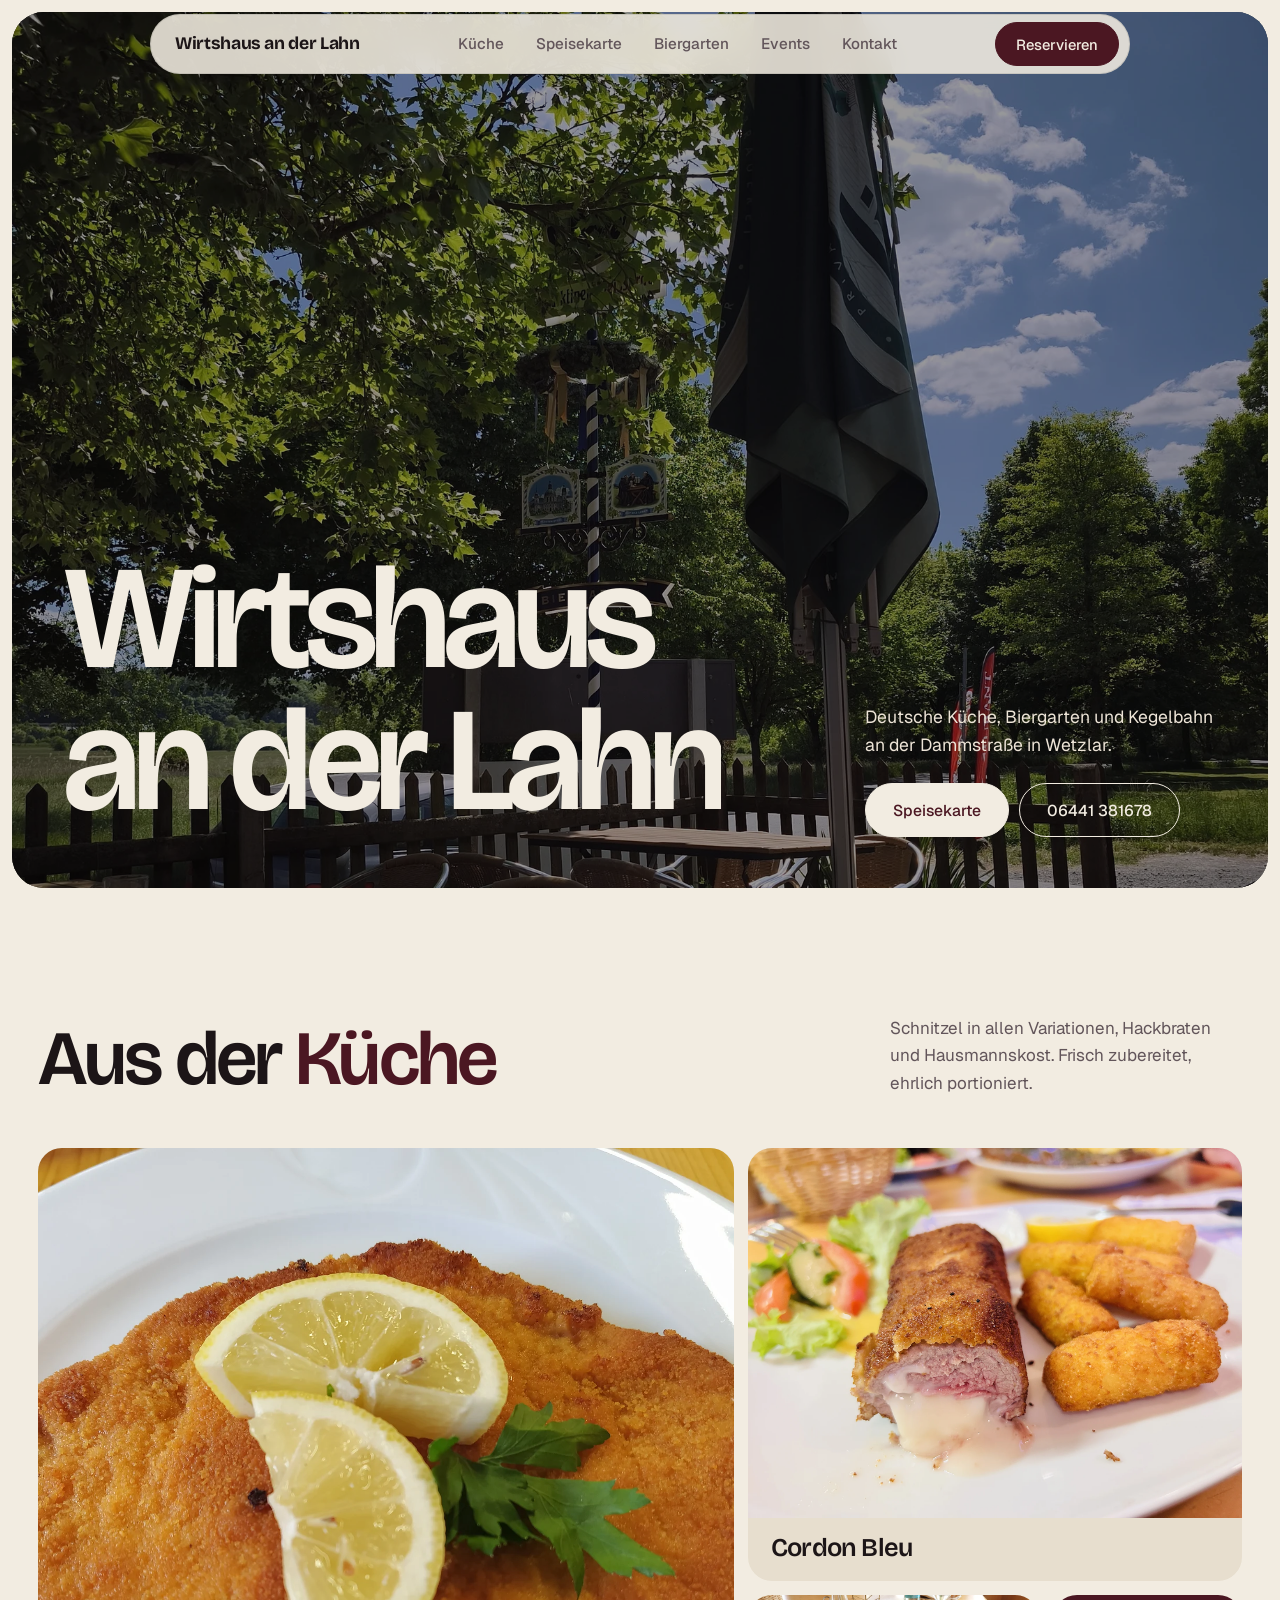
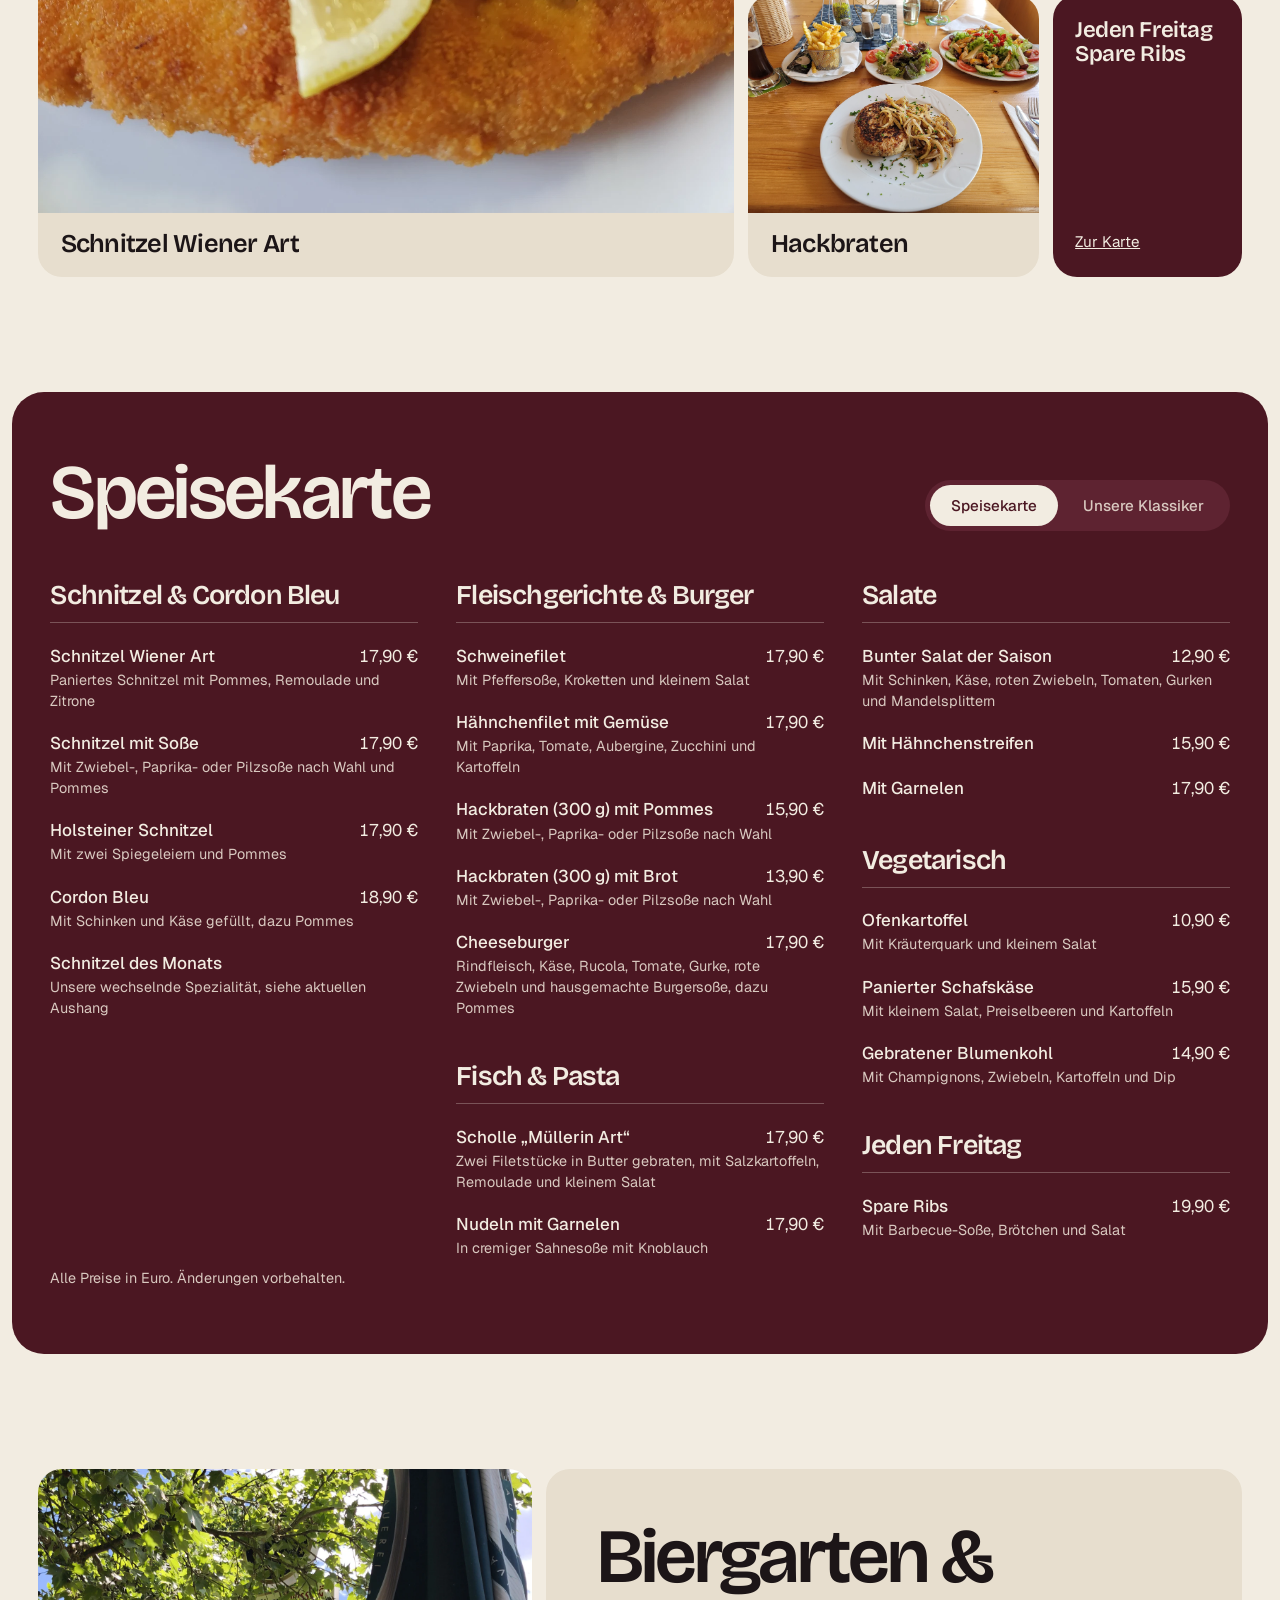
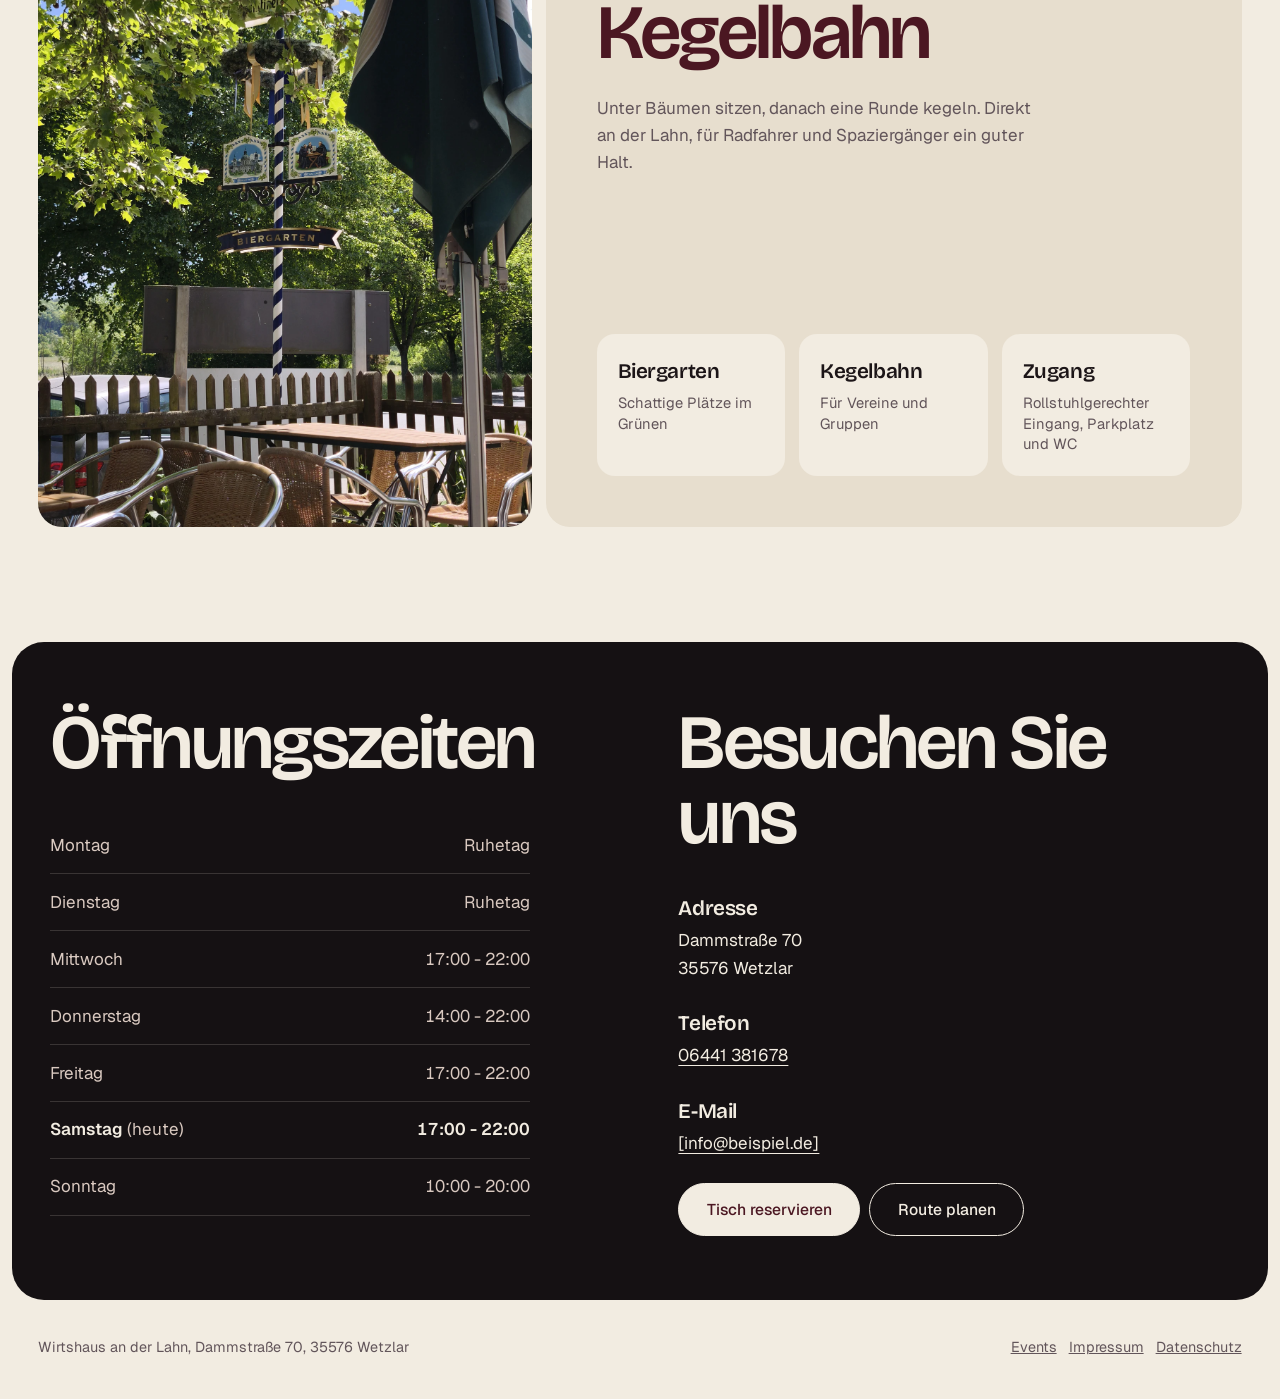
<file: index.html>
<!DOCTYPE html>
<html lang="de">
<head>
<meta charset="utf-8">
<meta name="viewport" content="width=device-width, initial-scale=1">
<title>Wirtshaus an der Lahn | Wetzlar</title>
<meta name="description" content="Wirtshaus an der Lahn in Wetzlar: deutsche Küche, Schnitzel, Biergarten und Kegelbahn an der Dammstraße 70.">
<meta name="robots" content="noindex">
<link rel="preconnect" href="https://fonts.googleapis.com">
<link rel="preconnect" href="https://fonts.gstatic.com" crossorigin>
<link href="https://fonts.googleapis.com/css2?family=Bricolage+Grotesque:opsz,wght@12..96,500;12..96,600;12..96,700&family=Geist:wght@400;500;600&display=swap" rel="stylesheet">
<link rel="stylesheet" href="style.css">
<style>/* „Powered by Netlify“-Badge ausblenden; offiziell abschaltbar unter Project configuration > General > Powered by Netlify badge */#nl-badge-frame{display:none!important}</style>
</head>
<body>

<header class="nav">
  <a class="brand" href="#top">Wirtshaus an der Lahn</a>
  <nav aria-label="Hauptnavigation">
    <ul>
      <li><a href="#kueche">Küche</a></li>
      <li><a href="#speisekarte">Speisekarte</a></li>
      <li><a href="#draussen">Biergarten</a></li>
      <li><a href="events.html">Events</a></li>
      <li><a href="#kontakt">Kontakt</a></li>
    </ul>
  </nav>
  <a class="btn" href="tel:+496441381678">Reservieren</a>
</header>

<main id="top">
  <section class="hero hell" style="padding-block:0">
    <img src="images/biergarten-hero.webp" alt="Biergarten des Wirtshauses mit Maibaum, Sonnenschirm und Holztischen unter Bäumen" width="1800" height="2400" fetchpriority="high">
    <div class="scrim"></div>
    <div class="inhalt">
      <h1><span><i>Wirtshaus</i></span><span><i>an der Lahn</i></span></h1>
      <div class="rechts">
        <p>Deutsche Küche, Biergarten und Kegelbahn an der Dammstraße in Wetzlar.</p>
        <div class="cta">
          <a class="btn" href="#speisekarte">Speisekarte</a>
          <a class="btn zwei" href="tel:+496441381678">06441 381678</a>
        </div>
      </div>
    </div>
  </section>

  <section id="kueche">
    <div class="wrap">
      <div class="kopf rv">
        <h2>Aus der <em>Küche</em></h2>
        <p>Schnitzel in allen Variationen, Hackbraten und Hausmannskost. Frisch zubereitet, ehrlich portioniert.</p>
      </div>
      <div class="bento">
        <figure class="kachel b1 rv"><div class="bild"><img src="images/schnitzel-zitrone.webp" alt="Paniertes Schnitzel mit Zitrone und Petersilie" width="1700" height="1275" loading="lazy"></div><h3>Schnitzel Wiener Art</h3></figure>
        <figure class="kachel b2 rv"><div class="bild"><img src="images/cordon-bleu.webp" alt="Cordon Bleu mit Kroketten und Salat" width="1700" height="1275" loading="lazy"></div><h3>Cordon Bleu</h3></figure>
        <figure class="kachel b3 rv"><div class="bild"><img src="images/hackbraten.webp" alt="Hackbraten mit Röstzwiebeln, Pommes und Salat" width="1700" height="1275" loading="lazy"></div><h3>Hackbraten</h3></figure>
        <div class="kachel b4 rv"><p>Jeden Freitag Spare Ribs</p><a href="#speisekarte">Zur Karte</a></div>
      </div>
    </div>
  </section>

  <section id="speisekarte" class="karte-box dunkel">
    <div class="wrap">
      <div class="kopf rv">
        <h2>Speisekarte</h2>
        <div class="tabs" role="tablist" aria-label="Karte wählen">
          <button role="tab" id="t1" aria-controls="p1" aria-selected="true">Speisekarte</button>
          <button role="tab" id="t2" aria-controls="p2" aria-selected="false">Unsere Klassiker</button>
        </div>
      </div>
      <div class="panel" id="p1" role="tabpanel" aria-labelledby="t1">
<div class="grp"><h3>Schnitzel &amp; Cordon Bleu</h3><ul><li><span class="n">Schnitzel Wiener Art</span><span class="p">17,90&nbsp;€</span><small>Paniertes Schnitzel mit Pommes, Remoulade und Zitrone</small></li><li><span class="n">Schnitzel mit Soße</span><span class="p">17,90&nbsp;€</span><small>Mit Zwiebel-, Paprika- oder Pilzsoße nach Wahl und Pommes</small></li><li><span class="n">Holsteiner Schnitzel</span><span class="p">17,90&nbsp;€</span><small>Mit zwei Spiegeleiern und Pommes</small></li><li><span class="n">Cordon Bleu</span><span class="p">18,90&nbsp;€</span><small>Mit Schinken und Käse gefüllt, dazu Pommes</small></li><li><span class="n">Schnitzel des Monats</span><small>Unsere wechselnde Spezialität, siehe aktuellen Aushang</small></li></ul></div>
<div class="grp"><h3>Fleischgerichte &amp; Burger</h3><ul><li><span class="n">Schweinefilet</span><span class="p">17,90&nbsp;€</span><small>Mit Pfeffersoße, Kroketten und kleinem Salat</small></li><li><span class="n">Hähnchenfilet mit Gemüse</span><span class="p">17,90&nbsp;€</span><small>Mit Paprika, Tomate, Aubergine, Zucchini und Kartoffeln</small></li><li><span class="n">Hackbraten (300 g) mit Pommes</span><span class="p">15,90&nbsp;€</span><small>Mit Zwiebel-, Paprika- oder Pilzsoße nach Wahl</small></li><li><span class="n">Hackbraten (300 g) mit Brot</span><span class="p">13,90&nbsp;€</span><small>Mit Zwiebel-, Paprika- oder Pilzsoße nach Wahl</small></li><li><span class="n">Cheeseburger</span><span class="p">17,90&nbsp;€</span><small>Rindfleisch, Käse, Rucola, Tomate, Gurke, rote Zwiebeln und hausgemachte Burgersoße, dazu Pommes</small></li></ul></div>
<div class="grp"><h3>Fisch &amp; Pasta</h3><ul><li><span class="n">Scholle „Müllerin Art“</span><span class="p">17,90&nbsp;€</span><small>Zwei Filetstücke in Butter gebraten, mit Salzkartoffeln, Remoulade und kleinem Salat</small></li><li><span class="n">Nudeln mit Garnelen</span><span class="p">17,90&nbsp;€</span><small>In cremiger Sahnesoße mit Knoblauch</small></li></ul></div>
<div class="grp"><h3>Salate</h3><ul><li><span class="n">Bunter Salat der Saison</span><span class="p">12,90&nbsp;€</span><small>Mit Schinken, Käse, roten Zwiebeln, Tomaten, Gurken und Mandelsplittern</small></li><li><span class="n">Mit Hähnchenstreifen</span><span class="p">15,90&nbsp;€</span></li><li><span class="n">Mit Garnelen</span><span class="p">17,90&nbsp;€</span></li></ul></div>
<div class="grp"><h3>Vegetarisch</h3><ul><li><span class="n">Ofenkartoffel</span><span class="p">10,90&nbsp;€</span><small>Mit Kräuterquark und kleinem Salat</small></li><li><span class="n">Panierter Schafskäse</span><span class="p">15,90&nbsp;€</span><small>Mit kleinem Salat, Preiselbeeren und Kartoffeln</small></li><li><span class="n">Gebratener Blumenkohl</span><span class="p">14,90&nbsp;€</span><small>Mit Champignons, Zwiebeln, Kartoffeln und Dip</small></li></ul></div>
<div class="grp"><h3>Jeden Freitag</h3><ul><li><span class="n">Spare Ribs</span><span class="p">19,90&nbsp;€</span><small>Mit Barbecue-Soße, Brötchen und Salat</small></li></ul></div>
      </div>
      <div class="panel" id="p2" role="tabpanel" aria-labelledby="t2" hidden>
<div class="grp"><h3>Wurstklassiker</h3><ul><li><span class="n">Bratwurst mit Brötchen</span><span class="p">4,90&nbsp;€</span></li><li><span class="n">Rindswurst mit Brötchen</span><span class="p">5,90&nbsp;€</span></li><li><span class="n">Currywurst mit Brötchen</span><span class="p">6,50&nbsp;€</span></li><li><span class="n">Rinds-Currywurst mit Brötchen</span><span class="p">7,50&nbsp;€</span></li><li><span class="n">Currywurst mit Pommes</span><span class="p">8,90&nbsp;€</span></li><li><span class="n">Rinds-Currywurst mit Pommes</span><span class="p">9,90&nbsp;€</span></li></ul></div>
<div class="grp"><h3>Deftiges &amp; Leckeres</h3><ul><li><span class="n">Strammer Max</span><span class="p">8,90&nbsp;€</span><small>Brot mit Creme, Kochschinken und zwei Spiegeleiern</small></li><li><span class="n">Chicken Wings (7 Stück)</span><span class="p">13,90&nbsp;€</span><small>Mit Pommes und Chili-Dip</small></li><li><span class="n">Nierengulasch mit Brötchen</span><span class="p">6,90&nbsp;€</span></li><li><span class="n">Kartoffelpuffer (3 Stück)</span><span class="p">9,90&nbsp;€</span><small>Mit Apfelmus</small></li></ul></div>
<div class="grp"><h3>Suppen &amp; Eintöpfe</h3><ul><li><span class="n">Kleine Portion</span><span class="p">4,00&nbsp;€</span></li><li><span class="n">Große Portion mit Brötchen</span><span class="p">7,50&nbsp;€</span></li></ul></div>
<div class="grp"><h3>Für unsere kleinen Gäste</h3><ul><li><span class="n">Kinderschnitzel</span><span class="p">6,00&nbsp;€</span><small>Mit Pommes</small></li><li><span class="n">Chicken Nuggets (4 Stück)</span><span class="p">6,00&nbsp;€</span><small>Mit Pommes</small></li><li><span class="n">Chicken Wings (3 Stück)</span><span class="p">6,00&nbsp;€</span><small>Mit Pommes</small></li></ul></div>
<div class="grp"><h3>Beilagen</h3><ul><li><span class="n">Portion Pommes</span><span class="p">3,50&nbsp;€</span></li><li><span class="n">Kroketten (6 Stück)</span><span class="p">4,00&nbsp;€</span></li><li><span class="n">Kleiner Beilagensalat</span><span class="p">4,00&nbsp;€</span></li></ul></div>
      </div>
      <p class="hinweis">Alle Preise in Euro. Änderungen vorbehalten.</p>
    </div>
  </section>

  <section id="draussen">
    <div class="wrap">
      <div class="draussen-grid">
        <div class="d-bild rv"><img src="images/biergarten-maibaum.webp" alt="Maibaum im Biergarten unter grünen Bäumen" width="1400" height="1867" loading="lazy"></div>
        <div class="d-text rv">
          <div>
            <h2>Biergarten &amp; <em>Kegelbahn</em></h2>
            <p>Unter Bäumen sitzen, danach eine Runde kegeln. Direkt an der Lahn, für Radfahrer und Spaziergänger ein guter Halt.</p>
          </div>
          <div class="fakten">
            <div><b>Biergarten</b><span>Schattige Plätze im Grünen</span></div>
            <div><b>Kegelbahn</b><span>Für Vereine und Gruppen</span></div>
            <div><b>Zugang</b><span>Rollstuhlgerechter Eingang, Parkplatz und WC</span></div>
          </div>
        </div>
      </div>
    </div>
  </section>

  <section id="kontakt" class="kontakt-box dunkel">
    <div class="wrap kontakt-grid">
      <div class="rv">
        <h2>Öffnungs&shy;zeiten</h2>
        <table class="zeiten" id="zeiten">
          <tr data-day="1"><td>Montag</td><td>Ruhetag</td></tr>
          <tr data-day="2"><td>Dienstag</td><td>Ruhetag</td></tr>
          <tr data-day="3"><td>Mittwoch</td><td>17:00 - 22:00</td></tr>
          <tr data-day="4"><td>Donnerstag</td><td>14:00 - 22:00</td></tr>
          <tr data-day="5"><td>Freitag</td><td>17:00 - 22:00</td></tr>
          <tr data-day="6"><td>Samstag</td><td>17:00 - 22:00</td></tr>
          <tr data-day="0"><td>Sonntag</td><td>10:00 - 20:00</td></tr>
        </table>
      </div>
      <div class="rv">
        <h2>Besuchen Sie uns</h2>
        <address class="adresse">
          <div><b>Adresse</b>Dammstraße 70<br>35576 Wetzlar</div>
          <div><b>Telefon</b><a href="tel:+496441381678">06441 381678</a></div>
          <div><b>E-Mail</b><a href="mailto:[info@beispiel.de]">[info@beispiel.de]</a></div>
          <div class="cta">
            <a class="btn" href="tel:+496441381678">Tisch reservieren</a>
            <a class="btn zwei" href="https://www.google.com/maps/search/?api=1&query=Wirtshaus+an+der+Lahn+Dammstra%C3%9Fe+70+35576+Wetzlar" target="_blank" rel="noopener">Route planen</a>
          </div>
        </address>
      </div>
    </div>
  </section>
</main>

<footer>
  <div class="wrap">
    <span>Wirtshaus an der Lahn, Dammstraße 70, 35576 Wetzlar</span>
    <span><a href="events.html">Events</a> &nbsp; <a href="#impressum">Impressum</a> &nbsp; <a href="#datenschutz">Datenschutz</a></span>
  </div>
</footer>

<div class="legal" id="impressum">
  <a class="btn zu" href="#top">Schließen</a>
  <article>
    <h2>Impressum</h2>
    <p class="todo">Platzhalter. Angaben vom Betreiber einsetzen.</p>
    <p>Wirtshaus an der Lahn<br>[Inhaber / Betreiber]<br>Dammstraße 70<br>35576 Wetzlar</p>
    <p>Telefon: 06441 381678<br>E-Mail: [E-Mail]</p>
    <p>Umsatzsteuer-ID: [USt-IdNr.]</p>
  </article>
</div>
<div class="legal" id="datenschutz">
  <a class="btn zu" href="#top">Schließen</a>
  <article>
    <h2>Datenschutz</h2>
    <p class="todo">Platzhalter. Vor Veröffentlichung rechtlich prüfen lassen.</p>
    <p>Diese Seite setzt keine Cookies, bindet keine Karten oder Social-Media-Inhalte ein und nutzt keine Analyse-Werkzeuge. Schriften werden von Google Fonts geladen, dabei wird Ihre IP-Adresse an Google übertragen.</p>
    <p>Verantwortlich: [Inhaber / Betreiber], Dammstraße 70, 35576 Wetzlar.</p>
  </article>
</div>

<script>
(function(){
  var day=new Date().getDay();
  document.querySelectorAll('#zeiten tr').forEach(function(r){
    if(+r.dataset.day===day)r.classList.add('heute');
  });
  var tabs=document.querySelectorAll('.tabs button');
  tabs.forEach(function(t){
    t.addEventListener('click',function(){
      tabs.forEach(function(o){
        var on=o===t;
        o.setAttribute('aria-selected',on);
        document.getElementById(o.getAttribute('aria-controls')).hidden=!on;
      });
    });
  });
  var io=new IntersectionObserver(function(es){
    es.forEach(function(e){if(e.isIntersecting){e.target.classList.add('an');io.unobserve(e.target);}});
  },{threshold:.12});
  document.querySelectorAll('.rv').forEach(function(el){io.observe(el);});
})();
</script>
</body>
</html>
</file>
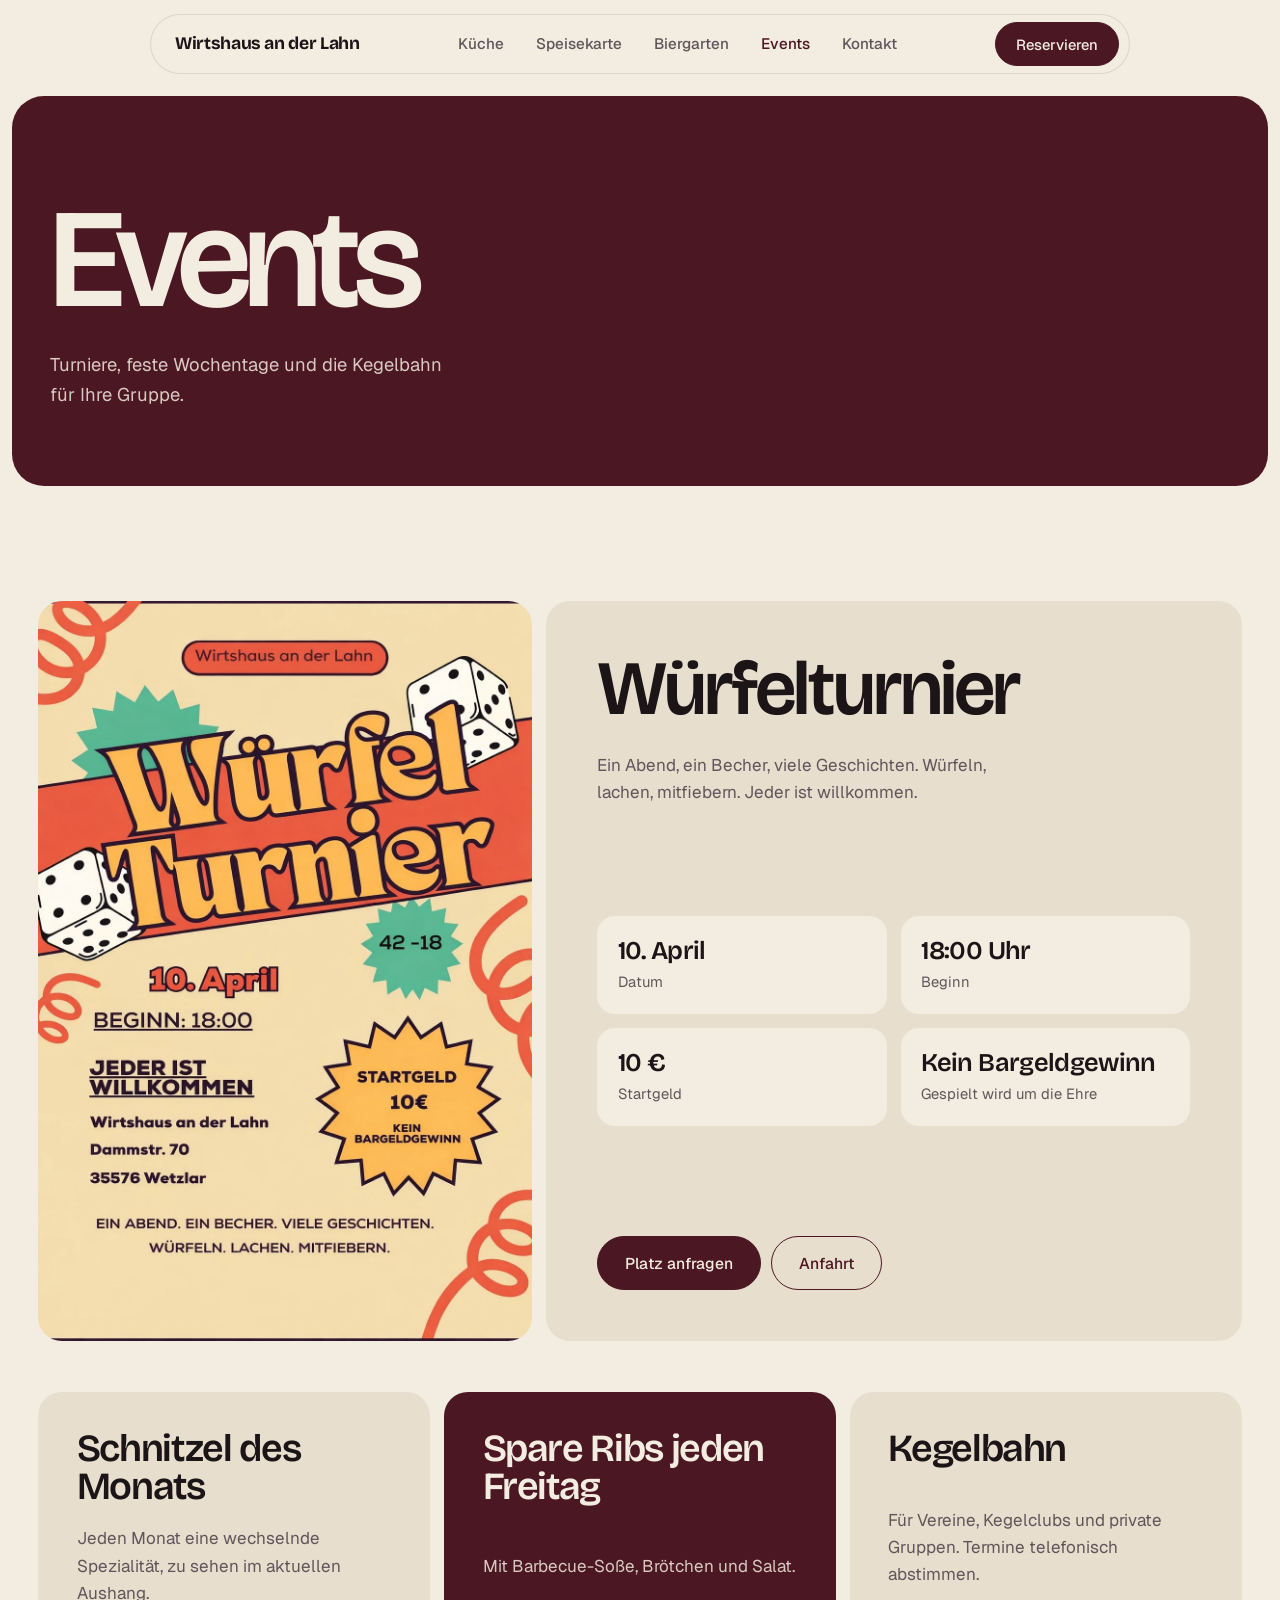
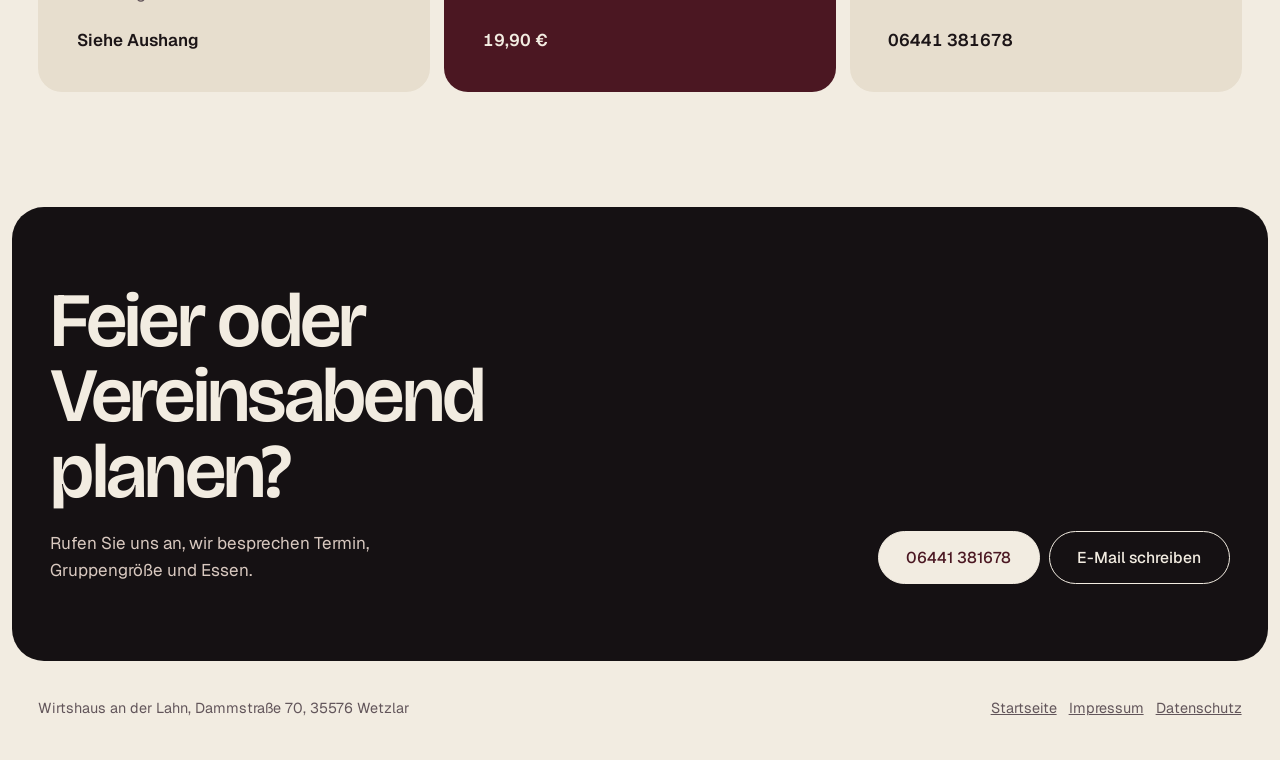
<file: events.html>
<!DOCTYPE html>
<html lang="de">
<head>
<meta charset="utf-8">
<meta name="viewport" content="width=device-width, initial-scale=1">
<title>Events | Wirtshaus an der Lahn</title>
<meta name="description" content="Veranstaltungen im Wirtshaus an der Lahn in Wetzlar: Würfelturnier, Spare Ribs am Freitag und Kegelbahn für Gruppen.">
<meta name="robots" content="noindex">
<link rel="preconnect" href="https://fonts.googleapis.com">
<link rel="preconnect" href="https://fonts.gstatic.com" crossorigin>
<link href="https://fonts.googleapis.com/css2?family=Bricolage+Grotesque:opsz,wght@12..96,500;12..96,600;12..96,700&family=Geist:wght@400;500;600&display=swap" rel="stylesheet">
<link rel="stylesheet" href="style.css">
<style>
.nav ul a[aria-current="page"]{color:var(--bordeaux)}
.titel-box{background:var(--bordeaux);color:var(--creme);border-radius:32px;margin:96px 12px 0;padding:clamp(3rem,8vw,7rem) 0 clamp(2.5rem,6vw,5rem)}
.titel-box h1{font-size:clamp(3.6rem,11vw,10rem);letter-spacing:-.05em;line-height:.88}
.titel-box p{margin-top:1.75rem;max-width:34ch;font-size:1.15rem;color:var(--auf-dunkel)}
.event-grid{display:grid;grid-template-columns:repeat(12,1fr);gap:14px}
.flyer{grid-column:1/6;border-radius:var(--r);overflow:hidden;background:var(--creme-2)}
.flyer img{width:100%;height:auto}
.event-text{grid-column:6/13;background:var(--creme-2);border-radius:var(--r);padding:clamp(2rem,4vw,4rem);display:flex;flex-direction:column;justify-content:space-between;gap:2.5rem}
.event-text p{max-width:40ch;color:var(--gedaempft);margin-top:1.5rem}
.daten{display:grid;grid-template-columns:repeat(2,1fr);gap:14px}
.daten div{background:var(--creme);border-radius:18px;padding:1.3rem}
.daten b{display:block;font-family:'Bricolage Grotesque',sans-serif;font-size:1.6rem;font-weight:600;letter-spacing:-.025em;line-height:1.1}
.daten span{display:block;margin-top:.3rem;font-size:.92rem;color:var(--gedaempft)}
.event-text .cta{display:flex;flex-wrap:wrap;gap:.6rem}
.reihe{display:grid;grid-template-columns:repeat(3,1fr);gap:14px;margin-top:clamp(2rem,4vw,3.5rem)}
.reihe article{background:var(--creme-2);border-radius:var(--r);padding:clamp(1.5rem,3vw,2.5rem);display:flex;flex-direction:column;gap:1rem;min-height:300px;justify-content:space-between}
.reihe article:nth-child(2){background:var(--bordeaux);color:var(--creme)}
.reihe h3{font-size:clamp(1.8rem,3vw,2.6rem)}
.reihe p{color:var(--gedaempft);max-width:30ch}
.reihe article:nth-child(2) p{color:var(--auf-dunkel)}
.reihe .tag{font-weight:600;font-variant-numeric:tabular-nums}
.anfrage{background:var(--schwarz);color:var(--creme);border-radius:32px;margin:0 12px 12px;padding:clamp(2.5rem,6vw,5.5rem) 0}
.anfrage .wrap{display:flex;flex-wrap:wrap;justify-content:space-between;align-items:end;gap:2rem 4rem}
.anfrage h2{max-width:14ch}
.anfrage p{margin-top:1.25rem;max-width:36ch;color:var(--auf-dunkel)}
.anfrage .cta{display:flex;flex-wrap:wrap;gap:.6rem}
@media (max-width:900px){
  .titel-box{margin-top:84px;border-radius:26px}
  .event-grid{display:flex;flex-direction:column}
  .reihe{grid-template-columns:1fr}
  .reihe article{min-height:0}
  .anfrage{border-radius:26px}
}
@media (max-width:480px){.daten{grid-template-columns:1fr}}
</style>
</head>
<body>

<header class="nav">
  <a class="brand" href="index.html">Wirtshaus an der Lahn</a>
  <nav aria-label="Hauptnavigation">
    <ul>
      <li><a href="index.html#kueche">Küche</a></li>
      <li><a href="index.html#speisekarte">Speisekarte</a></li>
      <li><a href="index.html#draussen">Biergarten</a></li>
      <li><a href="events.html" aria-current="page">Events</a></li>
      <li><a href="index.html#kontakt">Kontakt</a></li>
    </ul>
  </nav>
  <a class="btn" href="tel:+496441381678">Reservieren</a>
</header>

<main id="top">
  <section class="titel-box dunkel" style="padding-block:0;padding-top:clamp(3rem,8vw,7rem);padding-bottom:clamp(2.5rem,6vw,5rem)">
    <div class="wrap">
      <h1>Events</h1>
      <p>Turniere, feste Wochentage und die Kegelbahn für Ihre Gruppe.</p>
    </div>
  </section>

  <section>
    <div class="wrap">
      <div class="event-grid">
        <div class="flyer rv"><img src="images/wuerfelturnier.webp" alt="Plakat zum Würfelturnier am 10. April im Wirtshaus an der Lahn, Beginn 18 Uhr, Startgeld 10 Euro" width="1024" height="1536" loading="lazy"></div>
        <div class="event-text rv">
          <div>
            <h2>Würfel&shy;turnier</h2>
            <p>Ein Abend, ein Becher, viele Geschichten. Würfeln, lachen, mitfiebern. Jeder ist willkommen.</p>
          </div>
          <div class="daten">
            <div><b>10. April</b><span>Datum</span></div>
            <div><b>18:00 Uhr</b><span>Beginn</span></div>
            <div><b>10 €</b><span>Startgeld</span></div>
            <div><b>Kein Bargeld&shy;gewinn</b><span>Gespielt wird um die Ehre</span></div>
          </div>
          <div class="cta">
            <a class="btn" href="tel:+496441381678">Platz anfragen</a>
            <a class="btn zwei" href="index.html#kontakt">Anfahrt</a>
          </div>
        </div>
      </div>

      <div class="reihe">
        <article class="rv">
          <h3>Schnitzel des Monats</h3>
          <p>Jeden Monat eine wechselnde Spezialität, zu sehen im aktuellen Aushang.</p>
          <span class="tag">Siehe Aushang</span>
        </article>
        <article class="rv">
          <h3>Spare Ribs jeden Freitag</h3>
          <p>Mit Barbecue-Soße, Brötchen und Salat.</p>
          <span class="tag">19,90 €</span>
        </article>
        <article class="rv">
          <h3>Kegelbahn</h3>
          <p>Für Vereine, Kegelclubs und private Gruppen. Termine telefonisch abstimmen.</p>
          <span class="tag">06441 381678</span>
        </article>
      </div>
    </div>
  </section>

  <section class="anfrage dunkel" style="padding-block:0;padding-top:clamp(2.5rem,6vw,5.5rem);padding-bottom:clamp(2.5rem,6vw,5.5rem)">
    <div class="wrap">
      <div>
        <h2>Feier oder Vereinsabend planen?</h2>
        <p>Rufen Sie uns an, wir besprechen Termin, Gruppengröße und Essen.</p>
      </div>
      <div class="cta">
        <a class="btn" href="tel:+496441381678">06441 381678</a>
        <a class="btn zwei" href="mailto:[info@beispiel.de]">E-Mail schreiben</a>
      </div>
    </div>
  </section>
</main>

<footer>
  <div class="wrap">
    <span>Wirtshaus an der Lahn, Dammstraße 70, 35576 Wetzlar</span>
    <span><a href="index.html">Startseite</a> &nbsp; <a href="index.html#impressum">Impressum</a> &nbsp; <a href="index.html#datenschutz">Datenschutz</a></span>
  </div>
</footer>

<script>
(function(){
  var io=new IntersectionObserver(function(es){
    es.forEach(function(e){if(e.isIntersecting){e.target.classList.add('an');io.unobserve(e.target);}});
  },{threshold:.12});
  document.querySelectorAll('.rv').forEach(function(el){io.observe(el);});
})();
</script>
</body>
</html>
</file>
<file: style.css>
:root{
  --creme:#F2ECE1;
  --creme-2:#E7DECE;
  --bordeaux:#4B1722;
  --bordeaux-2:#5E2331;
  --schwarz:#151113;
  --tinte:#1C1517;
  --gedaempft:#62555A;
  --auf-dunkel:#D9C9C0;
  --r:24px;
  --pad:clamp(1rem,3vw,2.5rem);
  --max:1480px;
}
*{box-sizing:border-box;margin:0;padding:0}
html{scroll-behavior:smooth;scroll-padding-top:96px}
body{font-family:'Geist',sans-serif;font-size:1.0625rem;line-height:1.6;color:var(--tinte);background:var(--creme);-webkit-font-smoothing:antialiased;overflow-x:clip}
img{display:block;max-width:100%;height:auto}
a{color:inherit}
h1,h2,h3{font-family:'Bricolage Grotesque',sans-serif;font-weight:600;line-height:.98;letter-spacing:-.035em}
.wrap{max-width:var(--max);margin:0 auto;padding-inline:var(--pad)}
:focus-visible{outline:2px solid var(--bordeaux);outline-offset:3px}
.dunkel :focus-visible,.hero :focus-visible{outline-color:var(--creme)}

/* Knöpfe: Pillen */
.btn{display:inline-flex;align-items:center;justify-content:center;font:500 .98rem 'Geist',sans-serif;text-decoration:none;white-space:nowrap;padding:.95rem 1.7rem;border-radius:999px;border:1.5px solid var(--bordeaux);background:var(--bordeaux);color:var(--creme);cursor:pointer;transition:background-color .25s,color .25s,transform .25s cubic-bezier(.16,1,.3,1)}
.btn:hover{background:transparent;color:var(--bordeaux)}
.btn:active{transform:scale(.97)}
.btn.zwei{background:transparent;color:var(--bordeaux)}
.btn.zwei:hover{background:var(--bordeaux);color:var(--creme)}
.hell .btn,.dunkel .btn{background:var(--creme);color:var(--bordeaux);border-color:var(--creme)}
.hell .btn:hover,.dunkel .btn:hover{background:transparent;color:var(--creme)}
.hell .btn.zwei,.dunkel .btn.zwei{background:transparent;color:var(--creme)}
.hell .btn.zwei:hover,.dunkel .btn.zwei:hover{background:var(--creme);color:var(--bordeaux)}

/* Schwebende Navigation */
.nav{position:fixed;top:14px;left:50%;transform:translateX(-50%);z-index:50;width:min(calc(100% - 2*var(--pad)),980px);height:60px;padding:0 .6rem 0 1.5rem;display:flex;align-items:center;justify-content:space-between;gap:1rem;background:rgba(242,236,225,.88);-webkit-backdrop-filter:blur(14px);backdrop-filter:blur(14px);border-radius:999px;border:1px solid rgba(28,21,23,.1)}
.brand{font-family:'Bricolage Grotesque',sans-serif;font-weight:700;font-size:1.1rem;letter-spacing:-.02em;text-decoration:none;white-space:nowrap}
.nav ul{display:flex;gap:2rem;list-style:none}
.nav ul a{text-decoration:none;font-size:.95rem;font-weight:500;color:var(--gedaempft);transition:color .2s}
.nav ul a:hover{color:var(--bordeaux)}
.nav .btn{padding:.7rem 1.25rem;font-size:.92rem}
@media (prefers-reduced-transparency:reduce){.nav{background:var(--creme);-webkit-backdrop-filter:none;backdrop-filter:none}}

/* Hero: Vollbild-Foto mit Rundung */
.hero{position:relative;margin:12px;border-radius:32px;overflow:hidden;min-height:calc(100dvh - 24px);display:flex;align-items:flex-end;color:var(--creme);background:var(--schwarz)}
.hero img{position:absolute;inset:0;width:100%;height:100%;object-fit:cover;object-position:50% 38%}
.hero .scrim{position:absolute;inset:0;background:rgba(15,10,12,.42)}
.hero .inhalt{position:relative;width:100%;padding:clamp(1.5rem,4vw,4rem);display:flex;flex-wrap:wrap;align-items:flex-end;justify-content:space-between;gap:2rem}
.hero h1{font-size:clamp(3.6rem,11.5vw,11rem);font-weight:600;letter-spacing:-.05em;line-height:.88}
.hero h1 span{display:block}
.hero .rechts{display:grid;gap:1.5rem;max-width:22rem}
.hero .rechts p{font-size:1.1rem;color:#EDE4D7}
.hero .cta{display:flex;flex-wrap:wrap;gap:.6rem}

section{padding-block:clamp(4.5rem,9vw,8rem)}
h2{font-size:clamp(2.6rem,6vw,5.5rem)}
h2 em{font-style:normal;color:var(--bordeaux)}
.dunkel h2 em{color:var(--auf-dunkel)}

/* Küche: Bento */
.kopf{display:flex;flex-wrap:wrap;justify-content:space-between;align-items:end;gap:1.5rem 3rem;margin-bottom:clamp(2rem,4vw,3.5rem)}
.kopf p{max-width:32ch;color:var(--gedaempft)}
.bento{display:grid;grid-template-columns:repeat(12,1fr);grid-template-rows:auto auto;gap:14px}
.kachel{background:var(--creme-2);border-radius:var(--r);overflow:hidden;display:flex;flex-direction:column}
.kachel .bild{flex:1;min-height:0;overflow:hidden}
.kachel img{width:100%;height:100%;object-fit:cover;transition:transform .8s cubic-bezier(.16,1,.3,1)}
.kachel:hover img{transform:scale(1.03)}
.kachel h3{font-size:1.6rem;padding:1.1rem 1.4rem 1.3rem;letter-spacing:-.03em}
.b1{grid-column:1/8;grid-row:1/3}
.b2{grid-column:8/13}
.b3{grid-column:8/11}
.b4{grid-column:11/13;background:var(--bordeaux);color:var(--creme);padding:1.4rem;justify-content:space-between}
.b4 p{font-family:'Bricolage Grotesque',sans-serif;font-weight:600;font-size:1.4rem;line-height:1.1;letter-spacing:-.02em}
.b4 a{color:var(--creme);font-size:.95rem}
.b1 .bild{min-height:480px}
.b2 .bild{min-height:230px}
.b3 .bild{min-height:200px}

/* Karte */
.karte-box{background:var(--bordeaux);color:var(--creme);border-radius:32px;margin-inline:12px;padding:clamp(2rem,5vw,5rem) 0}
.karte-box .kopf{margin-bottom:clamp(2rem,4vw,3.5rem)}
.tabs{display:inline-flex;padding:5px;gap:4px;background:var(--bordeaux-2);border-radius:999px}
.tabs button{font:500 .95rem 'Geist',sans-serif;background:none;border:0;border-radius:999px;color:var(--auf-dunkel);padding:.7rem 1.3rem;cursor:pointer;transition:background-color .25s,color .25s}
.tabs button:hover{color:var(--creme)}
.tabs button[aria-selected="true"]{background:var(--creme);color:var(--bordeaux)}
.panel{columns:3;column-gap:clamp(1rem,3vw,3rem)}
.panel[hidden]{display:none}
.grp{break-inside:avoid;margin-bottom:2.75rem}
.grp h3{font-size:1.7rem;padding-bottom:.85rem;margin-bottom:1.2rem;border-bottom:1px solid rgba(242,236,225,.28);letter-spacing:-.03em}
.grp ul{list-style:none;display:grid;gap:1.15rem}
.grp li{display:grid;grid-template-columns:1fr auto;column-gap:1rem}
.grp .n{font-weight:500}
.grp .p{font-variant-numeric:tabular-nums;white-space:nowrap}
.grp small{grid-column:1/-1;color:var(--auf-dunkel);font-size:.9rem;line-height:1.45}
.karte-box .hinweis{margin-top:.5rem;color:var(--auf-dunkel);font-size:.9rem}

/* Draußen */
.draussen-grid{display:grid;grid-template-columns:repeat(12,1fr);gap:14px}
.d-bild{grid-column:1/6;border-radius:var(--r);overflow:hidden;min-height:560px}
.d-bild img{width:100%;height:100%;object-fit:cover}
.d-text{grid-column:6/13;background:var(--creme-2);border-radius:var(--r);padding:clamp(2rem,4vw,4rem);display:flex;flex-direction:column;justify-content:space-between;gap:2.5rem}
.d-text p{max-width:40ch;color:var(--gedaempft);margin-top:1.5rem}
.fakten{display:grid;grid-template-columns:repeat(3,1fr);gap:14px}
.fakten div{background:var(--creme);border-radius:18px;padding:1.3rem}
.fakten b{display:block;font-family:'Bricolage Grotesque',sans-serif;font-size:1.3rem;font-weight:600;letter-spacing:-.02em;margin-bottom:.3rem}
.fakten span{font-size:.92rem;color:var(--gedaempft);line-height:1.4;display:block}

/* Kontakt */
.kontakt-box{background:var(--schwarz);color:var(--creme);border-radius:32px;margin:0 12px 12px;padding:clamp(2rem,5vw,5rem) 0}
.kontakt-grid{display:grid;grid-template-columns:1fr 1fr;gap:clamp(2rem,6vw,7rem)}
.zeiten{width:100%;max-width:30rem;border-collapse:collapse;margin-top:2.25rem}
.zeiten td{padding:.9rem 0;border-bottom:1px solid rgba(242,236,225,.16)}
.zeiten td:last-child{text-align:right;font-variant-numeric:tabular-nums}
.zeiten tr:not(.heute) td{color:var(--auf-dunkel)}
.zeiten tr.heute td{font-weight:600}
.zeiten tr.heute td:first-child::after{content:' (heute)';font-weight:400;color:var(--auf-dunkel)}
.adresse{font-style:normal;margin-top:2.25rem;display:grid;gap:1.6rem}
.adresse b{display:block;font-family:'Bricolage Grotesque',sans-serif;font-size:1.3rem;font-weight:600;letter-spacing:-.02em;margin-bottom:.1rem}
.adresse a:not(.btn){text-underline-offset:4px}
.adresse .cta{display:flex;flex-wrap:wrap;gap:.6rem}

footer{padding:1.5rem 0 2.5rem;font-size:.9rem;color:var(--gedaempft)}
footer .wrap{display:flex;flex-wrap:wrap;gap:1rem 2rem;justify-content:space-between}

.legal{display:none;position:fixed;inset:0;z-index:80;background:var(--creme);overflow:auto;padding:6rem var(--pad)}
.legal:target{display:block}
.legal article{max-width:44rem;margin:0 auto}
.legal h2{font-size:3rem;margin-bottom:1.25rem}
.legal p{margin-bottom:.9rem}
.legal .zu{position:fixed;top:1rem;right:var(--pad)}
.todo{border:1px dashed var(--bordeaux);border-radius:12px;padding:.8rem 1rem;margin-bottom:1.25rem}

/* Bewegung: Eintritt des Titels und Einblenden beim Scrollen */
@media (prefers-reduced-motion:no-preference){
  .hero h1 span{overflow:hidden;padding-bottom:.08em}
  .hero h1 span i{display:block;font-style:normal;transform:translateY(105%);animation:hoch 1.1s cubic-bezier(.16,1,.3,1) .15s forwards}
  .hero h1 span:nth-child(2) i{animation-delay:.3s}
  .hero .rechts{opacity:0;animation:ein 1s cubic-bezier(.16,1,.3,1) .7s forwards}
  @keyframes hoch{to{transform:none}}
  @keyframes ein{to{opacity:1}}
  .rv{opacity:0;transform:translateY(32px);transition:opacity .9s cubic-bezier(.16,1,.3,1),transform .9s cubic-bezier(.16,1,.3,1)}
  .rv.an{opacity:1;transform:none}
}

@media (max-width:1100px){
  .panel{columns:2}
}
@media (max-width:900px){
  .nav ul{display:none}
  .hero{min-height:88dvh;border-radius:26px}
  .hero .inhalt{flex-direction:column;align-items:flex-start}
  .bento{display:flex;flex-direction:column}
  .b1 .bild,.b2 .bild,.b3 .bild{min-height:0;aspect-ratio:4/3}
  .b4{min-height:160px}
  .draussen-grid{display:flex;flex-direction:column}
  .d-bild{min-height:0;aspect-ratio:4/5}
  .fakten{grid-template-columns:1fr}
  .kontakt-grid{grid-template-columns:1fr}
  .karte-box,.kontakt-box{border-radius:26px}
}
@media (max-width:640px){
  .panel{columns:1}
  .tabs{display:flex;width:100%}
  .tabs button{flex:1;padding:.7rem .5rem}
}
</file>
